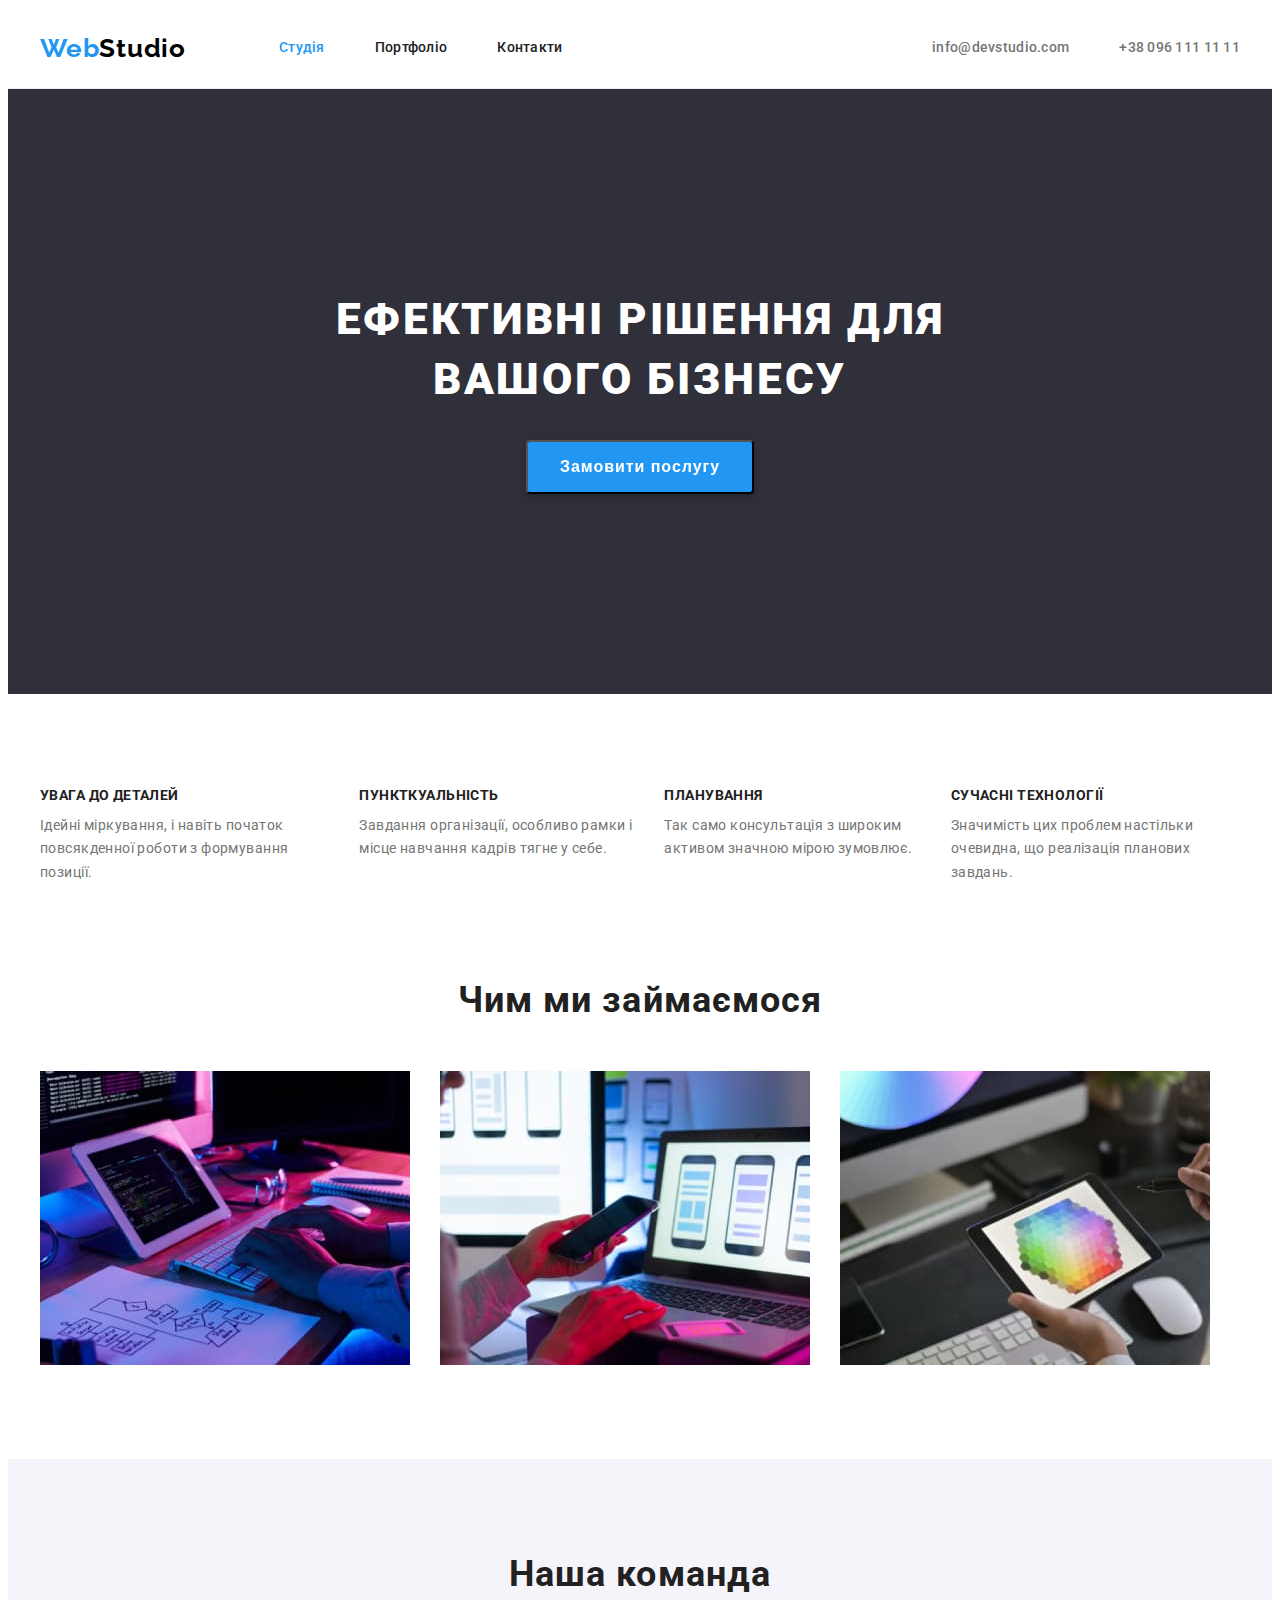
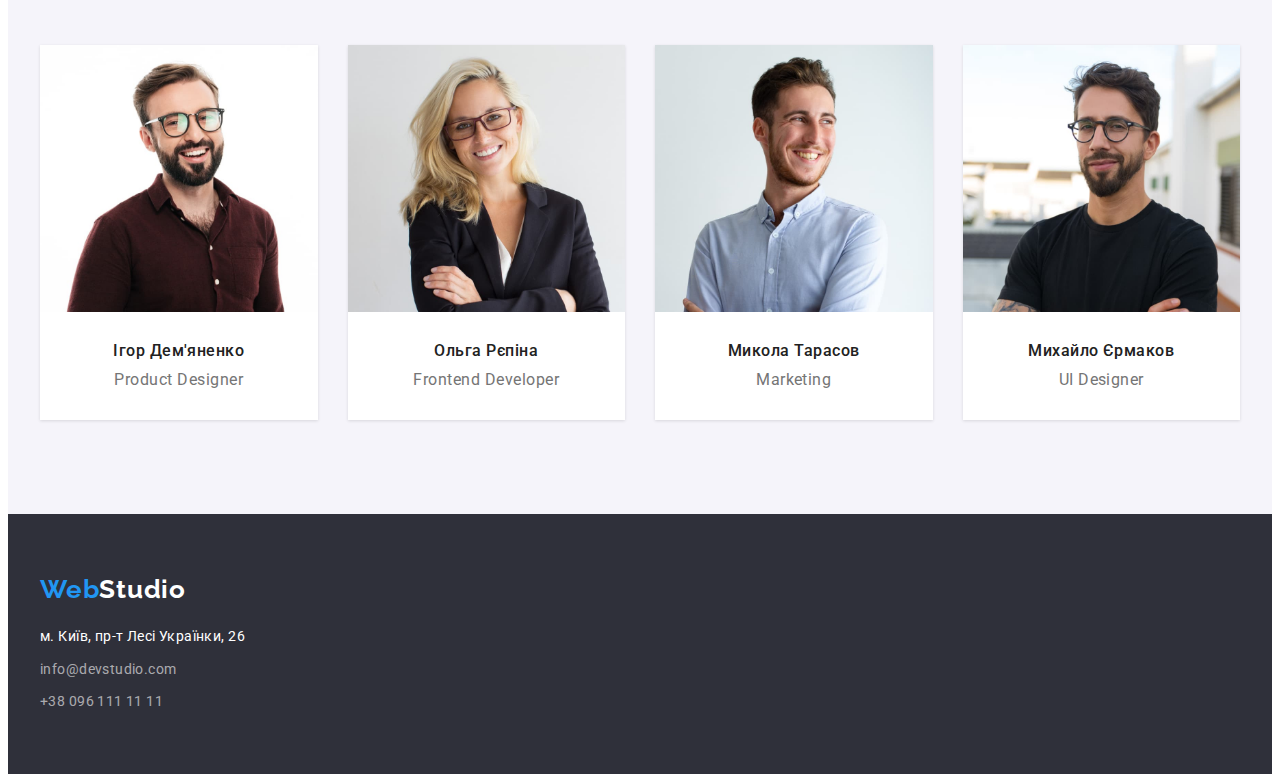
<file: index.html>
<!DOCTYPE html>
<html lang="uk">
    <head>
        <meta charset="UTF-8">
        <meta name="viewport" content="width=device-width, initial-scale=1.0">
        <link rel="preconnect" href="https://fonts.googleapis.com">
<link rel="preconnect" href="https://fonts.gstatic.com" crossorigin>
<link href="https://fonts.googleapis.com/css2?family=Raleway:wght@700&family=Roboto:wght@400;500;700;900&display=swap" rel="stylesheet">
<link rel="stylesheet" href="https://cdnjs.cloudflare.com/ajax/libs/modern-normalize/1.1.0/modern-normalize.min.css" integrity="sha512-wpPYUAdjBVSE4KJnH1VR1HeZfpl1ub8YT/NKx4PuQ5NmX2tKuGu6U/JRp5y+Y8XG2tV+wKQpNHVUX03MfMFn9Q==" crossorigin="anonymous" referrerpolicy="no-referrer" />
<link rel="stylesheet" href="css/styles.css">       
<title>Головна</title>
    </head>
    <body>
        <!--Верхня лінія-->
        <header>
            <div class="container headerdiv">
            <nav class="mainnav">
                <a href="./index.html" class="logomain"><span class="logoweb">Web</span>Studio</a>
                <ul class="menunav list">
                    <li><a class="mainmenu list current" href="index.html">Студія</a></li>
                    <li><a class="mainmenu list" href="portfolio.html">Портфоліо</a></li>
                    <li><a class="mainmenu list" href="">Контакти</a></li>
                </ul>
            </nav>
                <ul class="contactsnav list">
                    <li><a class="maincontacts list" href="mailto:info@devstudio.com">info@devstudio.com</a></li>
                    <li><a class="maincontacts list" href="tel:+380961111111">+38 096 111 11 11</a></li>
                </ul>
            </div>
        </header>
        <!--Шапка-->
        <main>
            <!--Герой-->
            <section class="mainpagebox">
                <h1 class="mainpagetitle">
                    Ефективні рішення для Вашого бізнесу
                </h1>
                <button type="button">Замовити послугу</button>
            </section>
            <!--Особливості-->
            <section class="benefit">
                <div class="container">
                <h2 class="visually-hidden">Наші особливості</h2>
                <ul class="benefits list">
                    <li>
                        <h3 class="titlebenefits">Увага до деталей</h3>
                        <p class="textbenefits">Ідейні міркування, і навіть початок повсякденної роботи з формування позиції.</p>
                    </li>
                    <li>
                        <h3 class="titlebenefits">Пункткуальність</h3>
                        <p class="textbenefits">Завдання організації, особливо рамки і місце навчання кадрів тягне у себе.</p>
                    </li>
                    <li>
                        <h3 class="titlebenefits">Планування</h3>
                        <p class="textbenefits">Так само консультація з широким активом значною мірою зумовлює.</p>
                    </li>
                    <li>
                        <h3 class="titlebenefits">Сучасні технології</h3>
                        <p class="textbenefits">Значимість цих проблем настільки очевидна, що реалізація планових завдань.</p>
                    </li>
                </ul>
                </div>
            </section>
            <!--Чим ми займаємося-->
            <section class="work">
                <div class="container works">
                <h2>Чим ми займаємося</h2>
                <ul class="list">
                    <li>
                        <img 
                        src="images/img01b.jpg" 
                        width="370" 
                        alt="programming"
                        >
                    </li>
                    <li>
                        <img 
                        src="images/img02b.jpg" 
                        width="370" 
                        alt="testing"
                        >                            
                    </li>
                    <li>
                        <img 
                        src="images/img03b.jpg" 
                        width="370" 
                        alt="design"
                        >                            
                    </li>
                </ul>
                </div>
            </section>
            <!--Наша команда-->                        
            <section class="team">
                <div class="container teamsection">
                <h2 class="ourteamname">Наша команда</h2>
                <ul class="list">
                    <li>
                        <img 
                        src="images/img01a.jpg" 
                        width="260" 
                        alt="ihor_demyanenko"
                        >
                        <div class="teamdiv">
                        <h3 class="teammember">Ігор Дем'яненко</h3>
                        <p class="teamposition">Product Designer</p>
                        </div>
                    </li>
                    <li>
                        <img 
                        src="images/img02a.jpg" 
                        width="260" 
                        alt="olha_repina"
                        >
                        <div class="teamdiv">
                        <h3 class="teammember">Ольга Рєпіна</h3>
                        <p class="teamposition">Frontend Developer</p>
                        </div>
                    </li>
                    <li>
                        <img 
                        src="images/img03a.jpg" 
                        width="260" 
                        alt="mykola_tarasov"
                        >
                        <div class="teamdiv">
                        <h3 class="teammember">Микола Тарасов</h3>
                        <p class="teamposition">Marketing</p>
                        </div>
                    </li>
                    <li>
                        <img 
                        src="images/img04a.jpg" 
                        width="260" 
                        alt="mykhailo_yermakov"
                        >
                        <div class="teamdiv">
                        <h3 class="teammember">Михайло Єрмаков</h3>
                        <p class="teamposition">UI Designer</p>
                        </div>
                    </li>
                </ul>
                </div>
            </section>
        </main>
        <footer>
        <!--Підвал-->
        <div class="container footerdiv">
            <a href="/" class="logofooter"><span class="logoweb">Web</span><span class="logostudio">Studio</span></a>
            <address>
            <ul class="list">
               <li class="postaladdress"><a href="https://goo.gl/maps/3s3zqB7Dk2urCySu9">м. Київ, пр-т Лесі Українки, 26</a></li>
               <li class="otheraddress"><a href="mailto:info@devstudio.com">info@devstudio.com</a></li>
               <li class="otheraddress"><a href="tel:+380961111111">+38 096 111 11 11</a></li>
            </ul>
            </address>
        </div>
        </footer>
    </body>
</html>
</file>
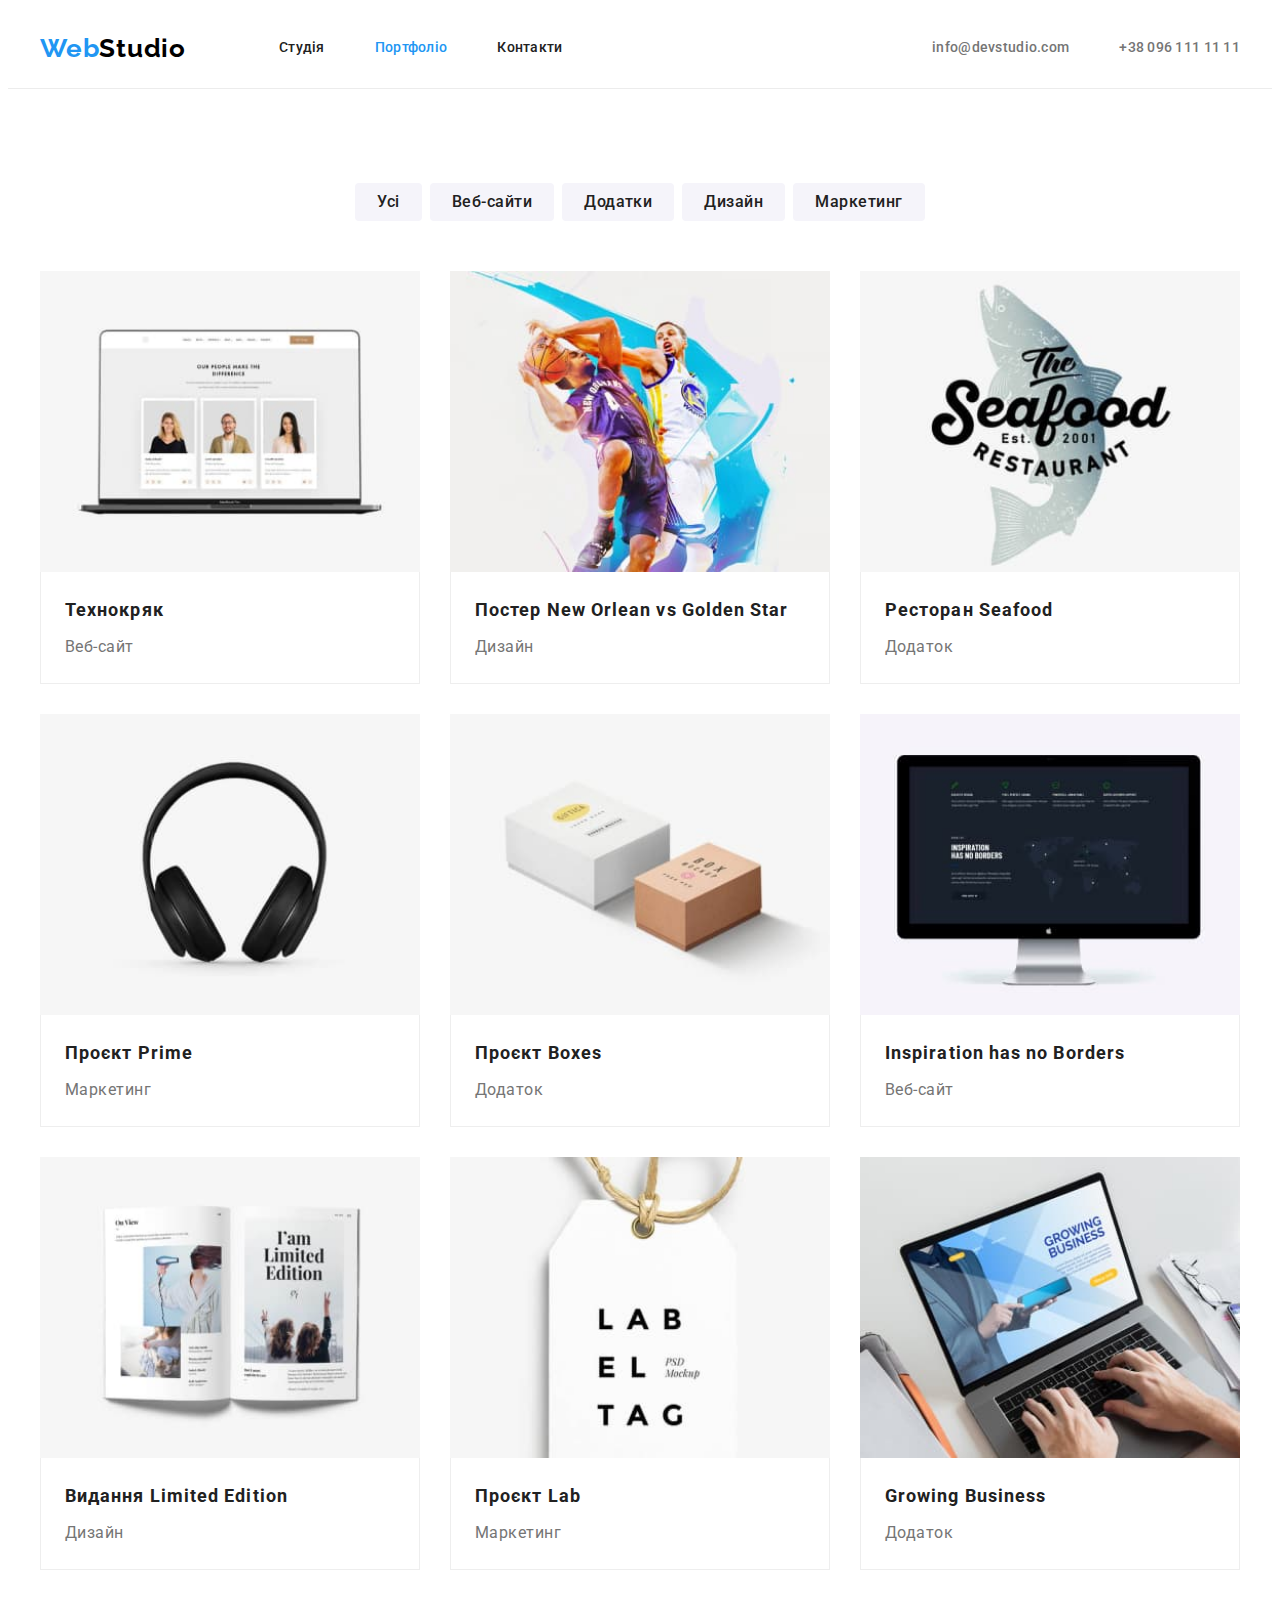
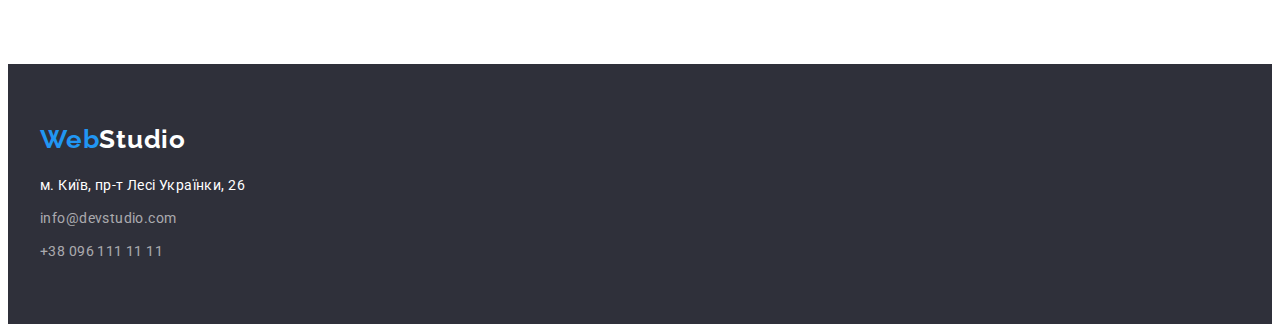
<file: portfolio.html>
<!DOCTYPE html>
<html lang="uk">
<head>
    <meta charset="UTF-8">
    <meta name="viewport" content="width=device-width, initial-scale=1.0">
    <link rel="preconnect" href="https://fonts.googleapis.com">
<link rel="preconnect" href="https://fonts.gstatic.com" crossorigin>
<link href="https://fonts.googleapis.com/css2?family=Raleway:wght@700&family=Roboto:wght@400;500;700;900&display=swap" rel="stylesheet">
<link rel="stylesheet" href="https://cdnjs.cloudflare.com/ajax/libs/modern-normalize/1.1.0/modern-normalize.min.css" integrity="sha512-wpPYUAdjBVSE4KJnH1VR1HeZfpl1ub8YT/NKx4PuQ5NmX2tKuGu6U/JRp5y+Y8XG2tV+wKQpNHVUX03MfMFn9Q==" crossorigin="anonymous" referrerpolicy="no-referrer" />
<link rel="stylesheet" href="css/styles.css">
<title>Портфоліо</title>
</head>
<body>
    <!--Верхня лінія-->
    <header>
        <div class="container headerdiv">
        <nav class="mainnav">
            <a href="./index.html" class="logomain"><span class="logoweb">Web</span>Studio</a>
            <ul class="menunav list">
                <li><a class="mainmenu list" href="index.html">Студія</a></li>
                <li><a class="mainmenu list current" href="portfolio.html">Портфоліо</a></li>
                <li><a class="mainmenu list" href="">Контакти</a></li>
            </ul>
        </nav>
            <ul class="contactsnav list">
                <li><a class="maincontacts list" href="mailto:info@devstudio.com">info@devstudio.com</a></li>
                <li><a class="maincontacts list" href="tel:+380961111111">+38 096 111 11 11</a></li>
            </ul>
        </div>
    </header>
    <!--Шапка-->
    <main>
        <!--Перелік проектів-->
        <section class="pageportfolio">
            <div class="container portfolio">
            <h1 class="visually-hidden">Портфоліо робіт</h1>
            <ul class="projects">
                <li><button class="projectsbutton" type="button">Усі</button></li>
                <li><button class="projectsbutton" type="button">Веб-сайти</button></li>
                <li><button class="projectsbutton" type="button">Додатки</button></li>
                <li><button class="projectsbutton" type="button">Дизайн</button></li>
                <li><button class="projectsbutton" type="button">Маркетинг</button></li>
            </ul>
            <ul class="projectname list">
                <li class="projectlist"><a href="">
                    <img src="./images/portfolio01.jpg" width="370" height="294" alt="Технокряк">
                    <div class="portfolioflex">
                    <h2 class="portfoliotitle">Технокряк</h2>
                    <p class="description">Веб-сайт</p>
                    </div>
                    </a>
                </li>
                <li class="projectlist"><a href="">
                    <img class="projectimg" src="./images/portfolio02.jpg" width="370" height="294" alt="Постер New Orlean vs Golden Star">
                    <div class="portfolioflex">
                    <h2 class="portfoliotitle">Постер New Orlean vs Golden Star</h2>
                    <p class="description">Дизайн</p>
                    </div>
                    </a>
                </li>
                <li class="projectlist"><a href="">
                    <img class="projectimg" src="./images/portfolio03.jpg" width="370" height="294" alt="Ресторан Seafood">
                    <div class="portfolioflex">
                    <h2 class="portfoliotitle">Ресторан Seafood</h2>
                    <p class="description">Додаток</p>
                    </div>
                    </a>
                </li>
                <li class="projectlist"><a href="">
                    <img class="projectimg" src="./images/portfolio04.jpg" width="370" height="294" alt="Проєкт Prime">
                    <div class="portfolioflex">
                    <h2 class="portfoliotitle">Проєкт Prime</h2>
                    <p class="description">Маркетинг</p>
                    </div>
                    </a>
                </li>
                <li class="projectlist"><a href="">
                    <img class="projectimg" src="./images/portfolio05.jpg" width="370" height="294" alt="Проєкт Boxes">
                    <div class="portfolioflex">
                    <h2 class="portfoliotitle">Проєкт Boxes</h2>
                    <p class="description">Додаток</p>
                    </div>
                    </a>
                </li>
                <li class="projectlist"><a href="">
                    <img class="projectimg" src="./images/portfolio06.jpg" width="370" height="294" alt="Inspiration has no Borders">
                    <div class="portfolioflex">
                    <h2 class="portfoliotitle">Inspiration has no Borders</h2>
                    <p class="description">Веб-сайт</p>
                    </div>
                    </a>
                </li>
                <li class="projectlist"><a href="">
                    <img class="projectimg" src="./images/portfolio07.jpg" width="370" height="294" alt="Видання Limited Edition">
                    <div class="portfolioflex">
                    <h2 class="portfoliotitle">Видання Limited Edition</h2>
                    <p class="description">Дизайн</p>
                    </div>
                    </a>
                </li>
                <li class="projectlist"><a href="">
                    <img class="projectimg" src="./images/portfolio08.jpg" width="370" height="294" alt="Проєкт Lab">
                    <div class="portfolioflex">
                    <h2 class="portfoliotitle">Проєкт Lab</h2>
                    <p class="description">Маркетинг</p>
                    </div>
                    </a>
                </li>
                <li class="projectlist"><a href="">
                    <img class="projectimg" src="./images/portfolio09.jpg" width="370" height="294" alt="Growing Business">
                    <div class="portfolioflex">
                    <h2 class="portfoliotitle">Growing Business</h2>
                    <p class="description">Додаток</p>
                    </div>
                    </a>
                </li>
            </ul>
            </div>
        </section>
    </main>
    <footer>
        <!--Підвал-->
        <div class="container footerdiv">
            <a href="/" class="logofooter"><span class="logoweb">Web</span><span class="logostudio">Studio</span></a>
            <address>
            <ul class="list">
               <li class="postaladdress"><a href="https://goo.gl/maps/3s3zqB7Dk2urCySu9">м. Київ, пр-т Лесі Українки, 26</a></li>
               <li class="otheraddress"><a href="mailto:info@devstudio.com">info@devstudio.com</a></li>
               <li class="otheraddress"><a href="tel:+380961111111">+38 096 111 11 11</a></li>
            </ul>
            </address>
        </div>
    </footer>
</body>
</html>
</file>
<file: css/styles.css>
/*Page Styles*/

:root{
    --main-blue: #2196F3;
    --main-black: #000000;
    --main-blackish: #212121;
    --main-grey: #757575;
    --main-background: #2F303A;
    --main-white: #ffffff;
}

body {
    font-family: "Roboto", sans-serif;
    background-color: var(--main-white);
}

a {
    text-decoration: none;
    color: inherit;
}

.list {
    list-style: none;
    text-decoration: none;
}

header, h1, h2, ul {
    margin: 0;
    padding: 0;
}

header {
    border-bottom: 1px solid #ECECEC;
}

.container {
    width: 1200px;
    padding-left: 15px;
    padding-right: 15px;
    margin-left: auto;
    margin-right: auto;
}

/*Header Styles*/

.headerdiv {
    display: flex;
}

.mainnav {
    display: flex;
    align-items: center;
}

.logomain {
    font-family: "Raleway", sans-serif;
    font-weight: 700;
    font-size: 26px;
    line-height: 1.19em;
    letter-spacing: 0.03em;
    text-decoration: none;
    
    color: var(--main-black);

    display: flex;
}

.logoweb {
    color: var(--main-blue);
}

.menunav {
    margin-left: 93px;
    display: flex;
}

.menunav li + li {
    margin-left: 50px;
}

.contactsnav {
    margin-left: auto;
    display: flex;
}

.contactsnav li + li {
    margin-left: 50px;
}

.mainmenu {
    font-weight: 500;
    font-size: 14px;
    line-height: 1.14em;
    letter-spacing: 0.02em;
    text-decoration: none;

    color: var(--main-blackish);

    display: block;
    padding-top: 32px;
    padding-bottom: 32px;
}

.maincontacts {
    font-weight: 500;
    font-size: 14px;
    line-height: 1.14em;
    letter-spacing: 0.02em;
    text-decoration: none;

    color: var(--main-grey);

    display: block;
    padding-top: 32px;
    padding-bottom: 32px;
}

.mainmenu:hover, .mainmenu:focus {
    color: var(--main-blue);
}

.maincontacts:hover, .maincontacts:focus {
    color: var(--main-blue);
}

.current {
    color: var(--main-blue);
}

/*Main Styles*/

.mainpagebox {
    background-color: var(--main-background);

    text-align: center;
    padding-top: 200px;
    padding-bottom: 200px;
}

.mainpagetitle {
    font-weight: 900;
    font-size: 44px;
    line-height: 1.37em;
    letter-spacing: 0.06em;
    text-transform: uppercase;

    color: var(--main-white);

    margin: 0 auto 30px;
    width: 696px;
}

.mainpagebox button {
    font-size: 16px;
    font-weight: 700;
    line-height: 1.88em;
    letter-spacing: 0.06em;
    cursor: pointer;
    border-radius: 4px;
    filter: drop-shadow(0px 4px 4px rgba(0, 0, 0, 0.25));

    color: var(--main-white);
    background-color: var(--main-blue);

    padding: 10px 32px;
}

h1 {
    display: block;
}

h2,
h3 {
    color: var(--main-blackish);
}

.benefit {
    padding-top: 94px;
    padding-bottom: 94px;
}

h2 {
    font-weight: 700;
    font-size: 36px;
    line-height: 1.17em;
    letter-spacing: 0.03em;
    text-align: center;

    margin-bottom: 50px;
}

.titlebenefits, .textbenefits {
    margin: 0;
    padding: 0;
}

.visually-hidden {
        position: absolute;
        white-space: nowrap;
        width: 1px;
        height: 1px;
        overflow: hidden;
        border: 0;
        padding: 0;
        clip: rect(0 0 0 0);
        clip-path: inset(50%);
        margin: -1px; 
}

.benefits {
    display: flex;
}

.benefits li + li {
    margin-left: 30px;
}

.titlebenefits {
    font-weight: 700;
    font-size: 14px;
    line-height: 1.14em;
    letter-spacing: 0.03em;
    text-transform: uppercase;

    margin-bottom:10px;
}

.textbenefits {
    font-weight: 400;
    font-size: 14px;
    line-height: 1.7em;
    letter-spacing: 0.03em;

    color: var(--main-grey);
}

img {
    display: block;
    width: 100%;
    height: auto;
}

.work {
    padding-bottom: 94px;
}

.works ul {
    display: flex;
}

.works li + li {
    margin-left: 30px;
}

.team {
    background-color: #F5F4FA;
    padding-top: 94px;
    padding-bottom: 94px;
}

h2 .ourteamname {
    margin-top: 94px;
    display: inline-block;
    text-align: center;
}

.container .teamsection {
    margin-top: 0;
}

.teamsection ul {
    display: flex;
}

.teamsection li + li {
    margin-left: 30px;
}

.teamsection li {
    background-color: #ffffff;
    box-shadow: 0px 2px 1px rgba(0, 0, 0, 0.2);
    box-shadow: 0px 1px 1px rgba(0, 0, 0, 0.14);
    box-shadow: 0px 1px 3px rgba(0, 0, 0, 0.12);
}

.teammember, .teamposition {
    margin: 0;
    padding: 0;
}

.teamdiv {
    padding-top: 30px;
    padding-bottom: 30px;
}

.teammember {
    font-weight: 500;
    font-size: 16px;
    line-height: 1.17;
    letter-spacing: 0.03em;

    margin-bottom: 10px;
    text-align: center;
}

.teamposition {
    font-weight: 400;
    font-size: 16px;
    line-height: 1.17;
    letter-spacing: 0.03em;

    color: var(--main-grey);

    text-align: center;
}

/*Footer Styles*/

footer {
    background-color: var(--main-background);

    padding-top: 60px;
    padding-bottom: 60px;
}

footer .list {
    padding: 0;
    margin: 0;
}



.logofooter {
    font-family: "Raleway", sans-serif;
    font-weight: 700;
    font-size: 26px;
    line-height: 1.19em;
    letter-spacing: 0.03em;
    text-decoration: none;
    
    color: var(--main-black);

    margin-bottom: 20px;
    display: block; 
}

.logostudio {
    color: var(--main-white);
}

address {
    font-weight: 400;
    font-style: normal;
    font-size: 14px;
    line-height: 1.7em;
    letter-spacing: 0.03em;
    text-decoration: none;

    display: block;
}

.postaladdress {
    color: var(--main-white);
    padding: 0;
    margin: 0;
}

.otheraddress {
    color: rgba(255, 255, 255, 0.6);
    padding: 0;
    margin: 0;
}

.otheraddress {
    margin-top: 9px;
}

.postaladdress:hover, .postaladdress:focus {
    color: var(--main-blue);
}

.otheraddress:hover, .otheraddress:focus {
    color: var(--main-blue);
}

/*Portfolio Styles*/
.pageportfolio {
    padding-top: 94px;
    padding-bottom: 94px;
}

.projects {
    list-style: none;
    display: flex;
    justify-content: center;
    margin-bottom: 50px;
}

.projects li + li {
    margin-left: 8px;
}

.projects button {
    font-family: inherit;
    border: none;
    font-weight: 500;
    font-size: 16px;
    line-height: 1.6em;
    letter-spacing: 0.03em;
    cursor: pointer;

    color: var(--main-blackish);
    background-color: #F5F4FA;

    border-radius: 4px;
    padding-top: 6px;
    padding-bottom: 6px;
    padding-left: 22px;
    padding-right: 22px;
}

.projectsbutton:hover, .projectsbutton:focus {
    background-color: var(--main-blue);
    color: var(--main-white);
}

.portfoliotitle, .description {
    margin: 0;
    padding: 0;
}

.projectname {
    display: flex;
    flex-wrap: wrap;
    gap: 30px;
}

.projectlist {
    flex-basis: calc((100% - 60px) / 3);
}

img .projectimg {
    display: block;
}

.portfolioflex {
    padding-top: 20px;
    padding-bottom: 20px;
    padding-left: 24px;
    padding-right: 24px;
    border: 1px solid #EEEEEE;
    border-top: none;
}

.portfolioflex > .description {
    margin-left: 0;
}

.portfoliotitle {
    font-weight: 700;
    font-size: 18px;
    line-height: 2em;
    letter-spacing: 0.06em;
    text-decoration: none;

    color: var(--main-blackish);

    margin: 0;
    padding: 0;
    margin-bottom: 4px;
    text-align: left;
}

.description {
    font-weight: 400;
    font-size: 16px;
    line-height: 1.88em;
    letter-spacing: 0.03em;
    text-decoration: none;

    color: var(--main-grey);

    margin: 0;
    padding: 0;
}
</file>
